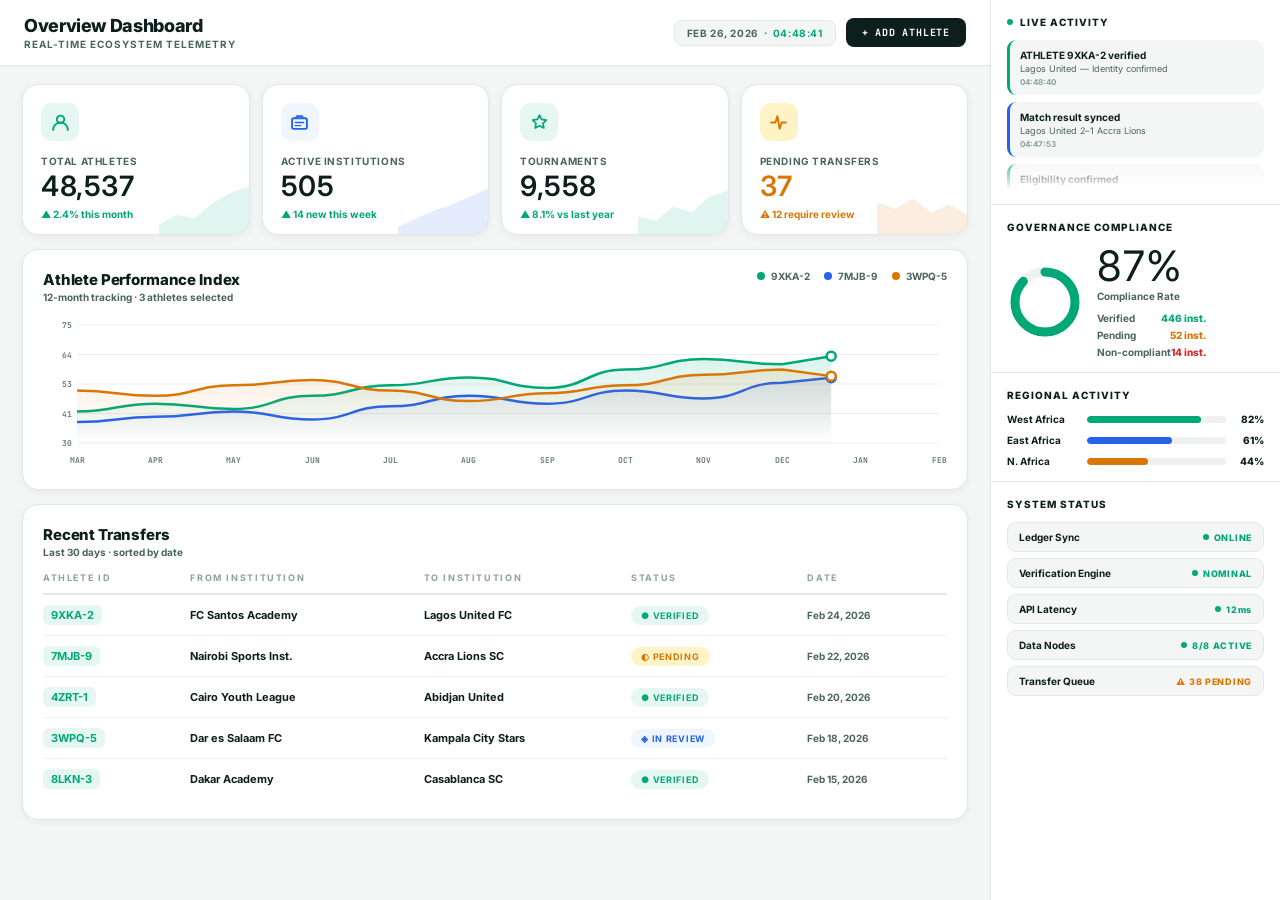
<file: rovify-dashboard.html>
<!DOCTYPE html>
<html lang="en">

<head>
  <meta charset="UTF-8">
  <meta name="viewport" content="width=device-width, initial-scale=1.0">
  <title>Rovify — Institutional Dashboard</title>
  <link
    href="https://fonts.googleapis.com/css2?family=Inter:wght@400;500;600;700;800&family=JetBrains+Mono:wght@400;700&display=swap"
    rel="stylesheet">
  <style>
    *,
    *::before,
    *::after {
      box-sizing: border-box;
      margin: 0;
      padding: 0;
    }

    :root {
      --bg: #f4f6f5;
      --bg2: #ffffff;
      --bg3: #eef1f0;
      --border: #e2e8e6;
      --green: #00a878;
      --green-light: #e6f7f2;
      --amber: #d97706;
      --amber-light: #fef3c7;
      --red: #dc2626;
      --red-light: #fee2e2;
      --blue: #2563eb;
      --blue-light: #eff6ff;
      --text: #0d1f1a;
      --text-mid: #4a6560;
      --text-dim: #8aa39d;
      --mono: 'JetBrains Mono', monospace;
      --display: 'Inter', sans-serif;
      --num: 'Inter', sans-serif;
    }

    html,
    body {
      width: 100%;
      height: 100%;
      background: var(--bg);
      color: var(--text);
      font-family: var(--display);
      overflow: hidden;
    }

    .dashboard {
      display: grid;
      grid-template-columns: 1fr 290px;
      height: 100vh;
    }

    /* SIDEBAR */
    .sidebar {
      display: none;
    }

    .logo-area {
      padding: 22px 20px 18px;
      border-bottom: 1px solid rgba(255, 255, 255, 0.07);
    }

    .logo-text {
      font-family: var(--display);
      font-weight: 800;
      font-size: 22px;
      letter-spacing: -0.03em;
      color: #fff;
    }

    .logo-text span {
      color: #00e5b4;
    }

    .logo-tag {
      font-size: 8px;
      color: rgba(255, 255, 255, 0.3);
      letter-spacing: 0.2em;
      margin-top: 4px;
      text-transform: uppercase;
    }

    .system-status {
      display: flex;
      align-items: center;
      gap: 6px;
      margin-top: 10px;
      font-size: 9px;
      color: #00e5b4;
      letter-spacing: 0.1em;
      font-weight: 700;
    }

    .pulse-dot {
      width: 7px;
      height: 7px;
      background: #00e5b4;
      border-radius: 50%;
      animation: pulse 2s infinite;
      flex-shrink: 0;
    }

    @keyframes pulse {

      0%,
      100% {
        opacity: 1;
        box-shadow: 0 0 0 0 rgba(0, 229, 180, 0.4);
      }

      50% {
        opacity: .7;
        box-shadow: 0 0 0 5px rgba(0, 229, 180, 0);
      }
    }

    .nav {
      padding: 14px 12px;
      flex: 1;
      display: flex;
      flex-direction: column;
      gap: 2px;
    }

    .nav-label {
      font-size: 8px;
      color: rgba(255, 255, 255, 0.22);
      letter-spacing: 0.22em;
      padding: 10px 8px 5px;
      text-transform: uppercase;
    }

    .nav-item {
      display: flex;
      align-items: center;
      gap: 10px;
      padding: 10px 12px;
      border-radius: 8px;
      font-size: 11px;
      color: rgba(255, 255, 255, 0.4);
      cursor: pointer;
      transition: all .15s;
      letter-spacing: .04em;
      font-weight: 700;
    }

    .nav-item:hover {
      color: rgba(255, 255, 255, .7);
      background: rgba(255, 255, 255, .05);
    }

    .nav-item.active {
      background: rgba(0, 229, 180, 0.1);
      color: #00e5b4;
      border: 1px solid rgba(0, 229, 180, 0.18);
    }

    .nav-icon {
      width: 15px;
      height: 15px;
      flex-shrink: 0;
      opacity: .7;
    }

    .nav-item.active .nav-icon {
      opacity: 1;
    }

    .nav-badge {
      margin-left: auto;
      background: #00e5b4;
      color: #0d1f1a;
      font-size: 8px;
      padding: 2px 6px;
      border-radius: 4px;
      font-weight: 700;
    }

    .nav-badge.warn {
      background: var(--amber);
      color: #fff;
    }

    .sidebar-footer {
      padding: 14px 16px;
      border-top: 1px solid rgba(255, 255, 255, .07);
    }

    .user-chip {
      display: flex;
      align-items: center;
      gap: 10px;
    }

    .user-avatar {
      width: 32px;
      height: 32px;
      border-radius: 10px;
      background: linear-gradient(135deg, #00e5b4, #007a5e);
      display: flex;
      align-items: center;
      justify-content: center;
      font-size: 11px;
      font-weight: 800;
      color: #0d1f1a;
      font-family: var(--display);
      flex-shrink: 0;
    }

    .user-name {
      font-size: 11px;
      color: #fff;
      font-weight: 700;
    }

    .user-role {
      font-size: 8px;
      color: rgba(255, 255, 255, .28);
      margin-top: 2px;
      letter-spacing: .06em;
    }

    /* MAIN */
    .main {
      background: var(--bg);
      display: flex;
      flex-direction: column;
      overflow: hidden;
    }

    .topbar {
      display: flex;
      align-items: center;
      justify-content: space-between;
      padding: 15px 24px;
      background: var(--bg2);
      border-bottom: 1.5px solid var(--border);
      flex-shrink: 0;
    }

    .page-title {
      font-family: var(--display);
      font-size: 18px;
      font-weight: 800;
      color: var(--text);
      letter-spacing: -.02em;
    }

    .page-sub {
      font-size: 10px;
      color: var(--text-mid);
      letter-spacing: .1em;
      text-transform: uppercase;
      font-weight: 700;
      margin-top: 2px;
    }

    .topbar-right {
      display: flex;
      align-items: center;
      gap: 10px;
    }

    .time-chip {
      font-size: 10px;
      color: var(--text-mid);
      font-weight: 700;
      letter-spacing: .06em;
      border: 1.5px solid var(--border);
      padding: 6px 12px;
      border-radius: 8px;
      background: var(--bg);
    }

    .time-chip span {
      color: var(--green);
    }

    .btn-primary {
      background: var(--text);
      color: #fff;
      border: none;
      padding: 8px 16px;
      border-radius: 8px;
      font-family: var(--mono);
      font-size: 10px;
      font-weight: 700;
      letter-spacing: .08em;
      cursor: pointer;
    }

    .main-content {
      flex: 1;
      overflow-y: auto;
      padding: 18px 22px;
      display: flex;
      flex-direction: column;
      gap: 14px;
    }

    .main-content::-webkit-scrollbar {
      width: 3px;
    }

    .main-content::-webkit-scrollbar-thumb {
      background: var(--border);
      border-radius: 2px;
    }

    /* STAT CARDS */
    .stat-row {
      display: grid;
      grid-template-columns: repeat(4, 1fr);
      gap: 12px;
    }

    .stat-card {
      background: var(--bg2);
      border: 1.5px solid var(--border);
      border-radius: 16px;
      padding: 18px 18px 14px;
      position: relative;
      overflow: hidden;
      opacity: 0;
      animation: fadeUp .4s ease forwards;
      box-shadow: 0 2px 8px rgba(0, 0, 0, .06), 0 0 0 0 transparent;
      transition: box-shadow .2s;
    }

    .stat-card:nth-child(1) {
      animation-delay: .05s;
    }

    .stat-card:nth-child(2) {
      animation-delay: .12s;
    }

    .stat-card:nth-child(3) {
      animation-delay: .19s;
    }

    .stat-card:nth-child(4) {
      animation-delay: .26s;
    }

    @keyframes fadeUp {
      from {
        opacity: 0;
        transform: translateY(10px);
      }

      to {
        opacity: 1;
        transform: translateY(0);
      }
    }

    .stat-icon-wrap {
      width: 38px;
      height: 38px;
      border-radius: 11px;
      display: flex;
      align-items: center;
      justify-content: center;
      margin-bottom: 14px;
    }

    .stat-icon-wrap svg {
      width: 19px;
      height: 19px;
    }

    .ig {
      background: var(--green-light);
      color: var(--green);
    }

    .ib {
      background: var(--blue-light);
      color: var(--blue);
    }

    .ia {
      background: var(--amber-light);
      color: var(--amber);
    }

    .ir {
      background: var(--red-light);
      color: var(--red);
    }

    .stat-label {
      font-size: 10px;
      color: var(--text-mid);
      letter-spacing: .06em;
      font-weight: 700;
      text-transform: uppercase;
      margin-bottom: 5px;
    }

    .stat-value {
      font-family: var(--num);
      font-size: 28px;
      font-weight: 600;
      color: var(--text);
      letter-spacing: .02em;
      line-height: 1;
    }

    .stat-delta {
      font-size: 10px;
      margin-top: 8px;
      display: flex;
      align-items: center;
      gap: 4px;
      font-weight: 700;
    }

    .du {
      color: var(--green);
    }

    .dw {
      color: var(--amber);
    }

    .sparkline-wrap {
      position: absolute;
      bottom: 0;
      right: 0;
      width: 90px;
      height: 50px;
      opacity: .12;
    }

    /* CHART */
    .chart-section {
      background: var(--bg2);
      border: 1.5px solid var(--border);
      border-radius: 16px;
      padding: 20px;
      opacity: 0;
      animation: fadeUp .4s ease .35s forwards;
      box-shadow: 0 2px 8px rgba(0, 0, 0, .05);
    }

    .section-header {
      display: flex;
      align-items: flex-start;
      justify-content: space-between;
      margin-bottom: 14px;
    }

    .section-title {
      font-family: var(--display);
      font-size: 15px;
      font-weight: 800;
      color: var(--text);
      letter-spacing: -.01em;
    }

    .section-meta {
      font-size: 10px;
      color: var(--text-mid);
      font-weight: 700;
      margin-top: 2px;
    }

    .chart-legend {
      display: flex;
      gap: 14px;
      align-items: center;
    }

    .legend-item {
      display: flex;
      align-items: center;
      gap: 6px;
      font-size: 10px;
      color: var(--text-mid);
      font-weight: 700;
    }

    .legend-dot {
      width: 8px;
      height: 8px;
      border-radius: 50%;
    }

    .chart-wrap {
      position: relative;
      height: 152px;
    }

    canvas {
      display: block;
    }

    /* TABLE */
    .table-section {
      background: var(--bg2);
      border: 1.5px solid var(--border);
      border-radius: 16px;
      padding: 20px;
      opacity: 0;
      animation: fadeUp .4s ease .45s forwards;
      box-shadow: 0 2px 8px rgba(0, 0, 0, .05);
    }

    table {
      width: 100%;
      border-collapse: collapse;
    }

    thead tr {
      border-bottom: 2px solid var(--border);
    }

    th {
      text-align: left;
      padding: 0 12px 10px 0;
      font-size: 9px;
      color: var(--text-dim);
      letter-spacing: .18em;
      text-transform: uppercase;
      font-weight: 700;
    }

    td {
      padding: 10px 12px 10px 0;
      border-bottom: 1px solid var(--bg3);
      font-size: 11px;
      color: var(--text);
      font-weight: 700;
    }

    tr:last-child td {
      border-bottom: none;
    }

    .aid {
      color: var(--green);
      font-size: 11px;
      font-weight: 700;
      background: var(--green-light);
      padding: 3px 8px;
      border-radius: 6px;
      display: inline-block;
    }

    .inst {
      color: var(--text);
      font-weight: 700;
    }

    .dt {
      color: var(--text-mid);
      font-size: 10px;
      font-weight: 700;
    }

    .badge {
      display: inline-flex;
      align-items: center;
      gap: 5px;
      padding: 4px 10px;
      border-radius: 20px;
      font-size: 9px;
      font-weight: 700;
      letter-spacing: .08em;
      text-transform: uppercase;
    }

    .bv {
      background: var(--green-light);
      color: var(--green);
    }

    .bp {
      background: var(--amber-light);
      color: var(--amber);
    }

    .br {
      background: var(--blue-light);
      color: var(--blue);
    }

    /* RIGHT */
    .right-panel {
      background: var(--bg2);
      border-left: 1.5px solid var(--border);
      display: flex;
      flex-direction: column;
      overflow: hidden;
    }

    .panel-section {
      padding: 16px 16px 14px;
      border-bottom: 1px solid var(--border);
      flex-shrink: 0;
    }

    .panel-title {
      font-size: 10px;
      color: var(--text);
      font-weight: 800;
      letter-spacing: .1em;
      text-transform: uppercase;
      margin-bottom: 12px;
      display: flex;
      align-items: center;
      gap: 7px;
    }

    .ptdot {
      width: 6px;
      height: 6px;
      border-radius: 50%;
      background: var(--green);
      animation: pulse 2s infinite;
    }

    .feed-wrap {
      height: 150px;
      overflow: hidden;
      position: relative;
    }

    .feed-wrap::after {
      content: '';
      position: absolute;
      bottom: 0;
      left: 0;
      right: 0;
      height: 36px;
      background: linear-gradient(transparent, var(--bg2));
      pointer-events: none;
    }

    .feed-inner {
      display: flex;
      flex-direction: column;
      gap: 7px;
      animation: scrollUp 20s linear infinite;
    }

    @keyframes scrollUp {
      0% {
        transform: translateY(0);
      }

      100% {
        transform: translateY(-50%);
      }
    }

    .feed-item {
      padding: 8px 10px;
      background: var(--bg);
      border-radius: 9px;
      border-left: 3px solid var(--border);
    }

    .feed-item.alert {
      border-left-color: var(--green);
    }

    .feed-item.warn {
      border-left-color: var(--amber);
    }

    .feed-item.info {
      border-left-color: var(--blue);
    }

    .feed-event {
      font-size: 10px;
      color: var(--text);
      font-weight: 700;
      line-height: 1.4;
    }

    .feed-detail {
      font-size: 9px;
      color: var(--text-mid);
      font-weight: 400;
      margin-top: 1px;
    }

    .feed-time {
      font-size: 8px;
      color: var(--text-dim);
      font-weight: 700;
      margin-top: 3px;
    }

    .donut-wrap {
      display: flex;
      align-items: center;
      gap: 14px;
    }

    .donut-value {
      font-family: var(--num);
      font-size: 42px;
      font-weight: 400;
      color: var(--text);
      letter-spacing: .04em;
      line-height: 1;
    }

    .donut-label {
      font-size: 10px;
      color: var(--text-mid);
      font-weight: 700;
      margin-top: 3px;
    }

    .donut-breakdown {
      margin-top: 10px;
      display: flex;
      flex-direction: column;
      gap: 5px;
    }

    .bi {
      display: flex;
      align-items: center;
      justify-content: space-between;
      font-size: 10px;
    }

    .bl {
      color: var(--text-mid);
      font-weight: 700;
    }

    .bv2 {
      font-weight: 800;
    }

    .bar-row {
      display: flex;
      flex-direction: column;
      gap: 9px;
    }

    .bar-item {
      display: flex;
      align-items: center;
      gap: 8px;
    }

    .bar-lbl {
      font-size: 10px;
      color: var(--text);
      font-weight: 700;
      width: 72px;
      flex-shrink: 0;
    }

    .bar-track {
      flex: 1;
      height: 7px;
      background: var(--bg3);
      border-radius: 4px;
      overflow: hidden;
    }

    .bar-fill {
      height: 100%;
      border-radius: 4px;
      background: var(--green);
      transform-origin: left;
      transform: scaleX(0);
      animation: bfill 1s ease forwards;
    }

    .bar-fill.blue {
      background: var(--blue);
    }

    .bar-fill.amber {
      background: var(--amber);
    }

    @keyframes bfill {
      to {
        transform: scaleX(1);
      }
    }

    .bar-item:nth-child(1) .bar-fill {
      animation-delay: .6s;
    }

    .bar-item:nth-child(2) .bar-fill {
      animation-delay: .8s;
    }

    .bar-item:nth-child(3) .bar-fill {
      animation-delay: 1s;
    }

    .bar-val {
      font-size: 10px;
      color: var(--text);
      font-weight: 800;
      width: 30px;
      text-align: right;
    }

    .status-grid {
      display: flex;
      flex-direction: column;
      gap: 6px;
    }

    .status-row {
      display: flex;
      align-items: center;
      justify-content: space-between;
      padding: 8px 11px;
      background: var(--bg);
      border-radius: 9px;
      border: 1.5px solid var(--border);
    }

    .sn {
      font-size: 10px;
      color: var(--text);
      font-weight: 700;
    }

    .sv {
      display: flex;
      align-items: center;
      gap: 5px;
      font-size: 9px;
      color: var(--green);
      font-weight: 800;
      letter-spacing: .08em;
    }

    .sv.warn {
      color: var(--amber);
    }

    .sdot {
      width: 6px;
      height: 6px;
      border-radius: 50%;
      background: var(--green);
      animation: pulse 2s infinite;
      flex-shrink: 0;
    }

    /* RESPONSIVE LAYOUT FOR DASHBOARD */
    @media (max-width: 960px) {
      .dashboard {
        grid-template-columns: 1fr;
      }

      .right-panel {
        display: none;
      }

      .stat-row {
        grid-template-columns: repeat(2, 1fr);
        gap: 10px;
      }
    }

    @media (max-width: 550px) {
      .stat-row {
        grid-template-columns: 1fr;
      }

      .topbar-right {
        display: none;
      }

      .chart-wrap {
        height: 120px;
      }

      th {
        letter-spacing: .05em;
        font-size: 8px;
      }

      td {
        font-size: 10px;
        padding: 8px 6px 8px 0;
      }

      .main-content {
        padding: 12px;
      }
    }
  </style>
</head>

<body>
  <div class="dashboard">

    <!-- SIDEBAR -->
    <aside class="sidebar">
      <div class="logo-area">
        <div class="logo-text">ROV<span>I</span>FY</div>
        <div class="logo-tag">Institutional Governance</div>
        <div class="system-status">
          <div class="pulse-dot"></div> SYSTEM: NOMINAL
        </div>
      </div>
      <nav class="nav">
        <div class="nav-label">Core</div>
        <div class="nav-item active">
          <svg class="nav-icon" viewBox="0 0 16 16" fill="currentColor">
            <rect x="1" y="1" width="6" height="6" rx="1.5" />
            <rect x="9" y="1" width="6" height="6" rx="1.5" opacity=".5" />
            <rect x="1" y="9" width="6" height="6" rx="1.5" opacity=".5" />
            <rect x="9" y="9" width="6" height="6" rx="1.5" opacity=".5" />
          </svg>
          Dashboard
        </div>
        <div class="nav-item">
          <svg class="nav-icon" viewBox="0 0 16 16" fill="none">
            <circle cx="8" cy="5" r="3" stroke="currentColor" stroke-width="1.8" />
            <path d="M2 14c0-3.3 2.7-6 6-6s6 2.7 6 6" stroke="currentColor" stroke-width="1.8" stroke-linecap="round" />
          </svg>
          Athletes <span class="nav-badge">50K</span>
        </div>
        <div class="nav-item">
          <svg class="nav-icon" viewBox="0 0 16 16" fill="none">
            <rect x="2" y="4" width="12" height="9" rx="1.5" stroke="currentColor" stroke-width="1.8" />
            <path d="M5 4V3a1 1 0 0 1 1-1h4a1 1 0 0 1 1 1v1" stroke="currentColor" stroke-width="1.8" />
            <path d="M5 8h6M5 11h4" stroke="currentColor" stroke-width="1.3" stroke-linecap="round" />
          </svg>
          Institutions
        </div>
        <div class="nav-item">
          <svg class="nav-icon" viewBox="0 0 16 16" fill="none">
            <path d="M8 2l1.8 3.6L14 6.3l-3 2.9.7 4.1L8 11.2l-3.7 2.1.7-4.1-3-2.9 4.2-.7z" stroke="currentColor"
              stroke-width="1.5" stroke-linejoin="round" />
          </svg>
          Tournaments
        </div>
        <div class="nav-label" style="margin-top:6px">Operations</div>
        <div class="nav-item">
          <svg class="nav-icon" viewBox="0 0 16 16" fill="none">
            <path d="M2 8h3l2-5 2 10 2-5h3" stroke="currentColor" stroke-width="1.8" stroke-linecap="round"
              stroke-linejoin="round" />
          </svg>
          Transfers <span class="nav-badge warn">38</span>
        </div>
        <div class="nav-item">
          <svg class="nav-icon" viewBox="0 0 16 16" fill="none">
            <path d="M8 1L2 4v4c0 3.5 2.5 6.7 6 7.5C11.5 14.7 14 11.5 14 8V4L8 1z" stroke="currentColor"
              stroke-width="1.8" stroke-linejoin="round" />
            <path d="M5 8l2 2 4-4" stroke="currentColor" stroke-width="1.5" stroke-linecap="round"
              stroke-linejoin="round" />
          </svg>
          Governance
        </div>
        <div class="nav-item">
          <svg class="nav-icon" viewBox="0 0 16 16" fill="none">
            <path d="M2 4h12M2 8h8M2 12h6" stroke="currentColor" stroke-width="1.8" stroke-linecap="round" />
          </svg>
          Reports
        </div>
      </nav>
      <div class="sidebar-footer">
        <div class="user-chip">
          <div class="user-avatar">AO</div>
          <div>
            <div class="user-name">Amara Okafor</div>
            <div class="user-role">Sports Director · Lagos United</div>
          </div>
        </div>
      </div>
    </aside>

    <!-- MAIN -->
    <main class="main">
      <div class="topbar">
        <div>
          <div class="page-title">Overview Dashboard</div>
          <div class="page-sub">Real-time Ecosystem Telemetry</div>
        </div>
        <div class="topbar-right">
          <div class="time-chip">FEB 26, 2026 &nbsp;·&nbsp; <span id="clock">--:--:--</span></div>
          <button class="btn-primary">+ ADD ATHLETE</button>
        </div>
      </div>

      <div class="main-content">
        <!-- STATS -->
        <div class="stat-row">
          <div class="stat-card">
            <div class="stat-icon-wrap ig">
              <svg viewBox="0 0 18 18" fill="none">
                <circle cx="9" cy="6" r="3.5" stroke="currentColor" stroke-width="1.8" />
                <path d="M2 16c0-3.9 3.1-7 7-7s7 3.1 7 7" stroke="currentColor" stroke-width="1.8"
                  stroke-linecap="round" />
              </svg>
            </div>
            <div class="stat-label">Total Athletes</div>
            <div class="stat-value" id="stat1">0</div>
            <div class="stat-delta du">▲ 2.4% this month</div>
            <svg class="sparkline-wrap" viewBox="0 0 90 50" preserveAspectRatio="none">
              <polyline points="0,42 18,32 36,36 54,20 72,10 90,4" fill="none" stroke="#00a878" stroke-width="2.5" />
              <polyline points="0,42 18,32 36,36 54,20 72,10 90,4 90,50 0,50" fill="#00a878" />
            </svg>
          </div>
          <div class="stat-card">
            <div class="stat-icon-wrap ib">
              <svg viewBox="0 0 18 18" fill="none">
                <rect x="2" y="5" width="14" height="10" rx="1.5" stroke="currentColor" stroke-width="1.8" />
                <path d="M6 5V4a1 1 0 0 1 1-1h4a1 1 0 0 1 1 1v1" stroke="currentColor" stroke-width="1.8" />
                <path d="M5 9h8M5 12h5" stroke="currentColor" stroke-width="1.3" stroke-linecap="round" />
              </svg>
            </div>
            <div class="stat-label">Active Institutions</div>
            <div class="stat-value" id="stat2">0</div>
            <div class="stat-delta du">▲ 14 new this week</div>
            <svg class="sparkline-wrap" viewBox="0 0 90 50" preserveAspectRatio="none">
              <polyline points="0,44 18,36 36,28 54,22 72,14 90,6" fill="none" stroke="#2563eb" stroke-width="2.5" />
              <polyline points="0,44 18,36 36,28 54,22 72,14 90,6 90,50 0,50" fill="#2563eb" />
            </svg>
          </div>
          <div class="stat-card">
            <div class="stat-icon-wrap ig">
              <svg viewBox="0 0 18 18" fill="none">
                <path d="M9 2l2 4 4.5.7-3.2 3.1.8 4.4L9 12l-4.1 2.2.8-4.4L2.5 6.7 7 6z" stroke="currentColor"
                  stroke-width="1.6" stroke-linejoin="round" />
              </svg>
            </div>
            <div class="stat-label">Tournaments</div>
            <div class="stat-value" id="stat3">0</div>
            <div class="stat-delta du">▲ 8.1% vs last year</div>
            <svg class="sparkline-wrap" viewBox="0 0 90 50" preserveAspectRatio="none">
              <polyline points="0,34 18,38 36,24 54,30 72,14 90,8" fill="none" stroke="#00a878" stroke-width="2.5" />
              <polyline points="0,34 18,38 36,24 54,30 72,14 90,8 90,50 0,50" fill="#00a878" />
            </svg>
          </div>
          <div class="stat-card">
            <div class="stat-icon-wrap ia">
              <svg viewBox="0 0 18 18" fill="none">
                <path d="M2 9h4l2-6 2 12 2-6h4" stroke="currentColor" stroke-width="1.8" stroke-linecap="round"
                  stroke-linejoin="round" />
              </svg>
            </div>
            <div class="stat-label">Pending Transfers</div>
            <div class="stat-value" id="stat4" style="color:var(--amber)">0</div>
            <div class="stat-delta dw">⚠ 12 require review</div>
            <svg class="sparkline-wrap" viewBox="0 0 90 50" preserveAspectRatio="none">
              <polyline points="0,20 18,26 36,16 54,30 72,22 90,32" fill="none" stroke="#d97706" stroke-width="2.5" />
              <polyline points="0,20 18,26 36,16 54,30 72,22 90,32 90,50 0,50" fill="#d97706" />
            </svg>
          </div>
        </div>

        <!-- CHART -->
        <div class="chart-section">
          <div class="section-header">
            <div>
              <div class="section-title">Athlete Performance Index</div>
              <div class="section-meta">12-month tracking · 3 athletes selected</div>
            </div>
            <div class="chart-legend">
              <div class="legend-item">
                <div class="legend-dot" style="background:#00a878"></div>9XKA-2
              </div>
              <div class="legend-item">
                <div class="legend-dot" style="background:#2563eb"></div>7MJB-9
              </div>
              <div class="legend-item">
                <div class="legend-dot" style="background:#d97706"></div>3WPQ-5
              </div>
            </div>
          </div>
          <div class="chart-wrap"><canvas id="perfChart"></canvas></div>
        </div>

        <!-- TABLE -->
        <div class="table-section">
          <div class="section-header">
            <div>
              <div class="section-title">Recent Transfers</div>
              <div class="section-meta">Last 30 days · sorted by date</div>
            </div>
          </div>
          <table>
            <thead>
              <tr>
                <th>Athlete ID</th>
                <th>From Institution</th>
                <th>To Institution</th>
                <th>Status</th>
                <th>Date</th>
              </tr>
            </thead>
            <tbody>
              <tr>
                <td><span class="aid">9XKA-2</span></td>
                <td class="inst">FC Santos Academy</td>
                <td class="inst">Lagos United FC</td>
                <td><span class="badge bv">● Verified</span></td>
                <td class="dt">Feb 24, 2026</td>
              </tr>
              <tr>
                <td><span class="aid">7MJB-9</span></td>
                <td class="inst">Nairobi Sports Inst.</td>
                <td class="inst">Accra Lions SC</td>
                <td><span class="badge bp">◐ Pending</span></td>
                <td class="dt">Feb 22, 2026</td>
              </tr>
              <tr>
                <td><span class="aid">4ZRT-1</span></td>
                <td class="inst">Cairo Youth League</td>
                <td class="inst">Abidjan United</td>
                <td><span class="badge bv">● Verified</span></td>
                <td class="dt">Feb 20, 2026</td>
              </tr>
              <tr>
                <td><span class="aid">3WPQ-5</span></td>
                <td class="inst">Dar es Salaam FC</td>
                <td class="inst">Kampala City Stars</td>
                <td><span class="badge br">◈ In Review</span></td>
                <td class="dt">Feb 18, 2026</td>
              </tr>
              <tr>
                <td><span class="aid">8LKN-3</span></td>
                <td class="inst">Dakar Academy</td>
                <td class="inst">Casablanca SC</td>
                <td><span class="badge bv">● Verified</span></td>
                <td class="dt">Feb 15, 2026</td>
              </tr>
            </tbody>
          </table>
        </div>
      </div>
    </main>

    <!-- RIGHT PANEL -->
    <aside class="right-panel">
      <div class="panel-section">
        <div class="panel-title">
          <div class="ptdot"></div> Live Activity
        </div>
        <div class="feed-wrap">
          <div class="feed-inner" id="feedInner"></div>
        </div>
      </div>

      <div class="panel-section">
        <div class="panel-title">Governance Compliance</div>
        <div class="donut-wrap">
          <svg width="76" height="76" viewBox="0 0 76 76">
            <circle cx="38" cy="38" r="30" fill="none" stroke="#eef1f0" stroke-width="9" />
            <circle cx="38" cy="38" r="30" fill="none" stroke="#00a878" stroke-width="9" stroke-dasharray="188.5"
              stroke-dashoffset="188.5" stroke-linecap="round" transform="rotate(-90 38 38)" id="donutArc" />
          </svg>
          <div>
            <div class="donut-value">87%</div>
            <div class="donut-label">Compliance Rate</div>
            <div class="donut-breakdown">
              <div class="bi"><span class="bl">Verified</span><span class="bv2" style="color:var(--green)">446
                  inst.</span></div>
              <div class="bi"><span class="bl">Pending</span><span class="bv2" style="color:var(--amber)">52
                  inst.</span></div>
              <div class="bi"><span class="bl">Non-compliant</span><span class="bv2" style="color:var(--red)">14
                  inst.</span></div>
            </div>
          </div>
        </div>
      </div>

      <div class="panel-section">
        <div class="panel-title">Regional Activity</div>
        <div class="bar-row">
          <div class="bar-item"><span class="bar-lbl">West Africa</span>
            <div class="bar-track">
              <div class="bar-fill" style="width:82%"></div>
            </div><span class="bar-val">82%</span>
          </div>
          <div class="bar-item"><span class="bar-lbl">East Africa</span>
            <div class="bar-track">
              <div class="bar-fill blue" style="width:61%"></div>
            </div><span class="bar-val">61%</span>
          </div>
          <div class="bar-item"><span class="bar-lbl">N. Africa</span>
            <div class="bar-track">
              <div class="bar-fill amber" style="width:44%"></div>
            </div><span class="bar-val">44%</span>
          </div>
        </div>
      </div>

      <div class="panel-section" style="border-bottom:none;flex:1;overflow-y:auto;">
        <div class="panel-title">System Status</div>
        <div class="status-grid">
          <div class="status-row"><span class="sn">Ledger Sync</span><span class="sv">
              <div class="sdot"></div> ONLINE
            </span></div>
          <div class="status-row"><span class="sn">Verification Engine</span><span class="sv">
              <div class="sdot"></div> NOMINAL
            </span></div>
          <div class="status-row"><span class="sn">API Latency</span><span class="sv">
              <div class="sdot"></div> 12ms
            </span></div>
          <div class="status-row"><span class="sn">Data Nodes</span><span class="sv">
              <div class="sdot"></div> 8/8 ACTIVE
            </span></div>
          <div class="status-row"><span class="sn">Transfer Queue</span><span class="sv warn">⚠ 38 PENDING</span></div>
        </div>
      </div>
    </aside>
  </div>

  <script>
    // CLOCK
    function updateClock() { document.getElementById('clock').textContent = new Date().toTimeString().slice(0, 8); }
    updateClock(); setInterval(updateClock, 1000);

    // COUNT UP
    function countUp(el, target, dur, delay) {
      setTimeout(() => {
        const s = performance.now();
        (function step(now) {
          const t = Math.min((now - s) / dur, 1), e = 1 - Math.pow(1 - t, 3);
          el.textContent = Math.floor(e * target).toLocaleString();
          if (t < 1) requestAnimationFrame(step);
        })(performance.now());
      }, delay);
    }
    countUp(document.getElementById('stat1'), 50284, 1800, 150);
    countUp(document.getElementById('stat2'), 512, 1400, 250);
    countUp(document.getElementById('stat3'), 10430, 1800, 350);
    countUp(document.getElementById('stat4'), 38, 1000, 450);

    // DONUT
    setTimeout(() => {
      const arc = document.getElementById('donutArc');
      arc.style.transition = 'stroke-dashoffset 1.6s cubic-bezier(0.34,1.2,0.64,1)';
      arc.style.strokeDashoffset = 188.5 * 0.13;
    }, 500);

    // CHART
    const canvas = document.getElementById('perfChart');
    const ctx = canvas.getContext('2d');
    const months = ['MAR', 'APR', 'MAY', 'JUN', 'JUL', 'AUG', 'SEP', 'OCT', 'NOV', 'DEC', 'JAN', 'FEB'];
    const datasets = [
      { color: '#00a878', data: [42, 45, 43, 48, 52, 55, 51, 58, 62, 60, 65, 68] },
      { color: '#2563eb', data: [38, 40, 42, 39, 44, 48, 45, 50, 47, 53, 56, 54] },
      { color: '#d97706', data: [50, 48, 52, 54, 50, 46, 49, 52, 56, 58, 54, 57] },
    ];
    let animStart = null;

    function drawChart(progress) {
      const w = canvas.width, h = canvas.height;
      const pad = { top: 8, right: 8, bottom: 26, left: 34 };
      const cW = w - pad.left - pad.right, cH = h - pad.top - pad.bottom;
      const n = months.length, minV = 30, maxV = 75;
      ctx.clearRect(0, 0, w, h);

      // Grid
      ctx.strokeStyle = 'rgba(0,0,0,0.07)'; ctx.lineWidth = 1;
      for (let i = 0; i <= 4; i++) { const y = pad.top + (cH / 4) * i; ctx.beginPath(); ctx.moveTo(pad.left, y); ctx.lineTo(pad.left + cW, y); ctx.stroke(); }

      // Labels
      ctx.fillStyle = 'rgba(74,101,96,0.85)'; ctx.font = 'bold 8px "JetBrains Mono"'; ctx.textAlign = 'center';
      months.forEach((m, i) => ctx.fillText(m, pad.left + (cW / (n - 1)) * i, h - 6));
      ctx.textAlign = 'right';
      for (let i = 0; i <= 4; i++) { const val = Math.round(minV + ((maxV - minV) / 4) * (4 - i)); ctx.fillText(val, pad.left - 5, pad.top + (cH / 4) * i + 3); }

      datasets.forEach(ds => {
        const pts = ds.data.map((v, i) => ({ x: pad.left + (cW / (n - 1)) * i, y: pad.top + cH - ((v - minV) / (maxV - minV)) * cH }));
        const vis = Math.floor(progress * (n - 1)) + 1, frac = (progress * (n - 1)) % 1;
        const last = vis < n ? { x: pts[vis - 1].x + (pts[vis].x - pts[vis - 1].x) * frac, y: pts[vis - 1].y + (pts[vis].y - pts[vis - 1].y) * frac } : pts[n - 1];

        const grad = ctx.createLinearGradient(0, pad.top, 0, pad.top + cH);
        grad.addColorStop(0, ds.color + '30'); grad.addColorStop(1, ds.color + '00');
        ctx.beginPath(); ctx.moveTo(pts[0].x, pts[0].y);
        for (let i = 1; i < vis; i++) { const cx = (pts[i - 1].x + pts[i].x) / 2; ctx.bezierCurveTo(cx, pts[i - 1].y, cx, pts[i].y, pts[i].x, pts[i].y); }
        if (vis < n) ctx.lineTo(last.x, last.y);
        ctx.lineTo(last.x, pad.top + cH); ctx.lineTo(pts[0].x, pad.top + cH); ctx.closePath();
        ctx.fillStyle = grad; ctx.fill();

        ctx.beginPath(); ctx.moveTo(pts[0].x, pts[0].y);
        for (let i = 1; i < vis; i++) { const cx = (pts[i - 1].x + pts[i].x) / 2; ctx.bezierCurveTo(cx, pts[i - 1].y, cx, pts[i].y, pts[i].x, pts[i].y); }
        if (vis < n) ctx.lineTo(last.x, last.y);
        ctx.strokeStyle = ds.color; ctx.lineWidth = 2.5; ctx.stroke();

        ctx.beginPath(); ctx.arc(last.x, last.y, 4.5, 0, Math.PI * 2);
        ctx.fillStyle = '#fff'; ctx.fill();
        ctx.strokeStyle = ds.color; ctx.lineWidth = 2.5; ctx.stroke();
      });
    }

    function animChart(ts) {
      if (!animStart) animStart = ts;
      const p = Math.min((ts - animStart) / 1800, 1);
      drawChart(1 - Math.pow(1 - p, 3));
      if (p < 1) requestAnimationFrame(animChart);
    }

    function resizeCanvas() { canvas.width = canvas.parentElement.clientWidth; canvas.height = canvas.parentElement.clientHeight; drawChart(1); }
    window.addEventListener('resize', resizeCanvas); resizeCanvas();
    setTimeout(() => { animStart = null; requestAnimationFrame(animChart); }, 400);

    // FEED
    const feedEvents = [
      { type: 'alert', event: 'ATHLETE 9XKA-2 verified', detail: 'Lagos United — Identity confirmed' },
      { type: 'info', event: 'Match result synced', detail: 'Lagos United 2–1 Accra Lions' },
      { type: 'alert', event: 'Eligibility confirmed', detail: 'Academy FC — Roster updated' },
      { type: 'warn', event: 'Transfer flagged', detail: 'ATHLETE 3WPQ-5 — Docs pending' },
      { type: 'alert', event: 'Institution onboarded', detail: 'Kampala City Stars — 512 total' },
      { type: 'info', event: 'Ledger sync complete', detail: 'All 8 nodes — 12ms latency' },
      { type: 'alert', event: 'ATHLETE 8LKN-3 verified', detail: 'Casablanca SC — Transfer approved' },
      { type: 'warn', event: 'Compliance review due', detail: '14 institutions — Action required' },
      { type: 'info', event: 'Tournament registered', detail: 'West Africa U-21 Cup 2026' },
      { type: 'alert', event: 'ATHLETE 4ZRT-1 cleared', detail: 'Abidjan United — Cleared to play' },
    ];

    function buildFeed() {
      const c = document.getElementById('feedInner');
      const all = [...feedEvents, ...feedEvents]; const now = new Date();
      all.forEach((ev, i) => {
        const el = document.createElement('div'); el.className = `feed-item ${ev.type}`;
        const t = new Date(now - i * 47000).toTimeString().slice(0, 8);
        el.innerHTML = `<div class="feed-event">${ev.event}</div><div class="feed-detail">${ev.detail}</div><div class="feed-time">${t}</div>`;
        c.appendChild(el);
      });
    }
    buildFeed();
  </script>
</body>

</html>
</file>
